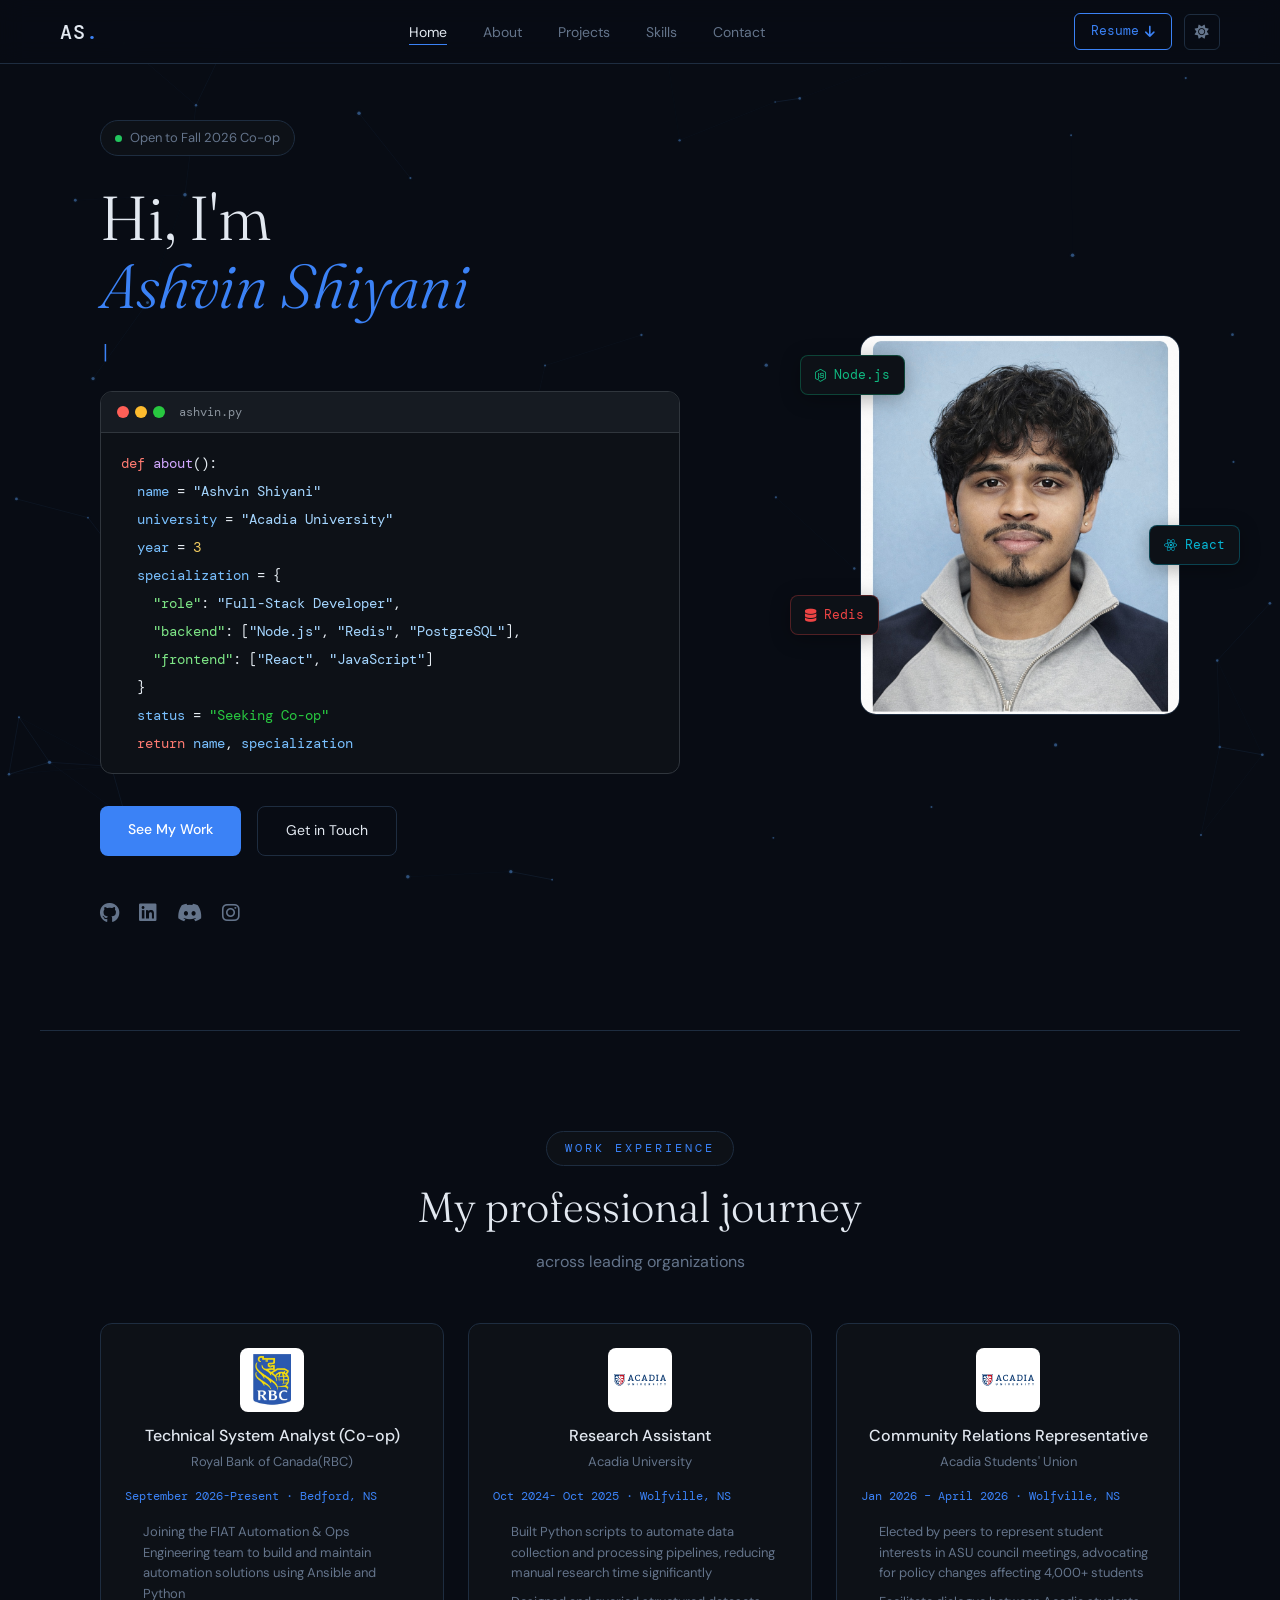
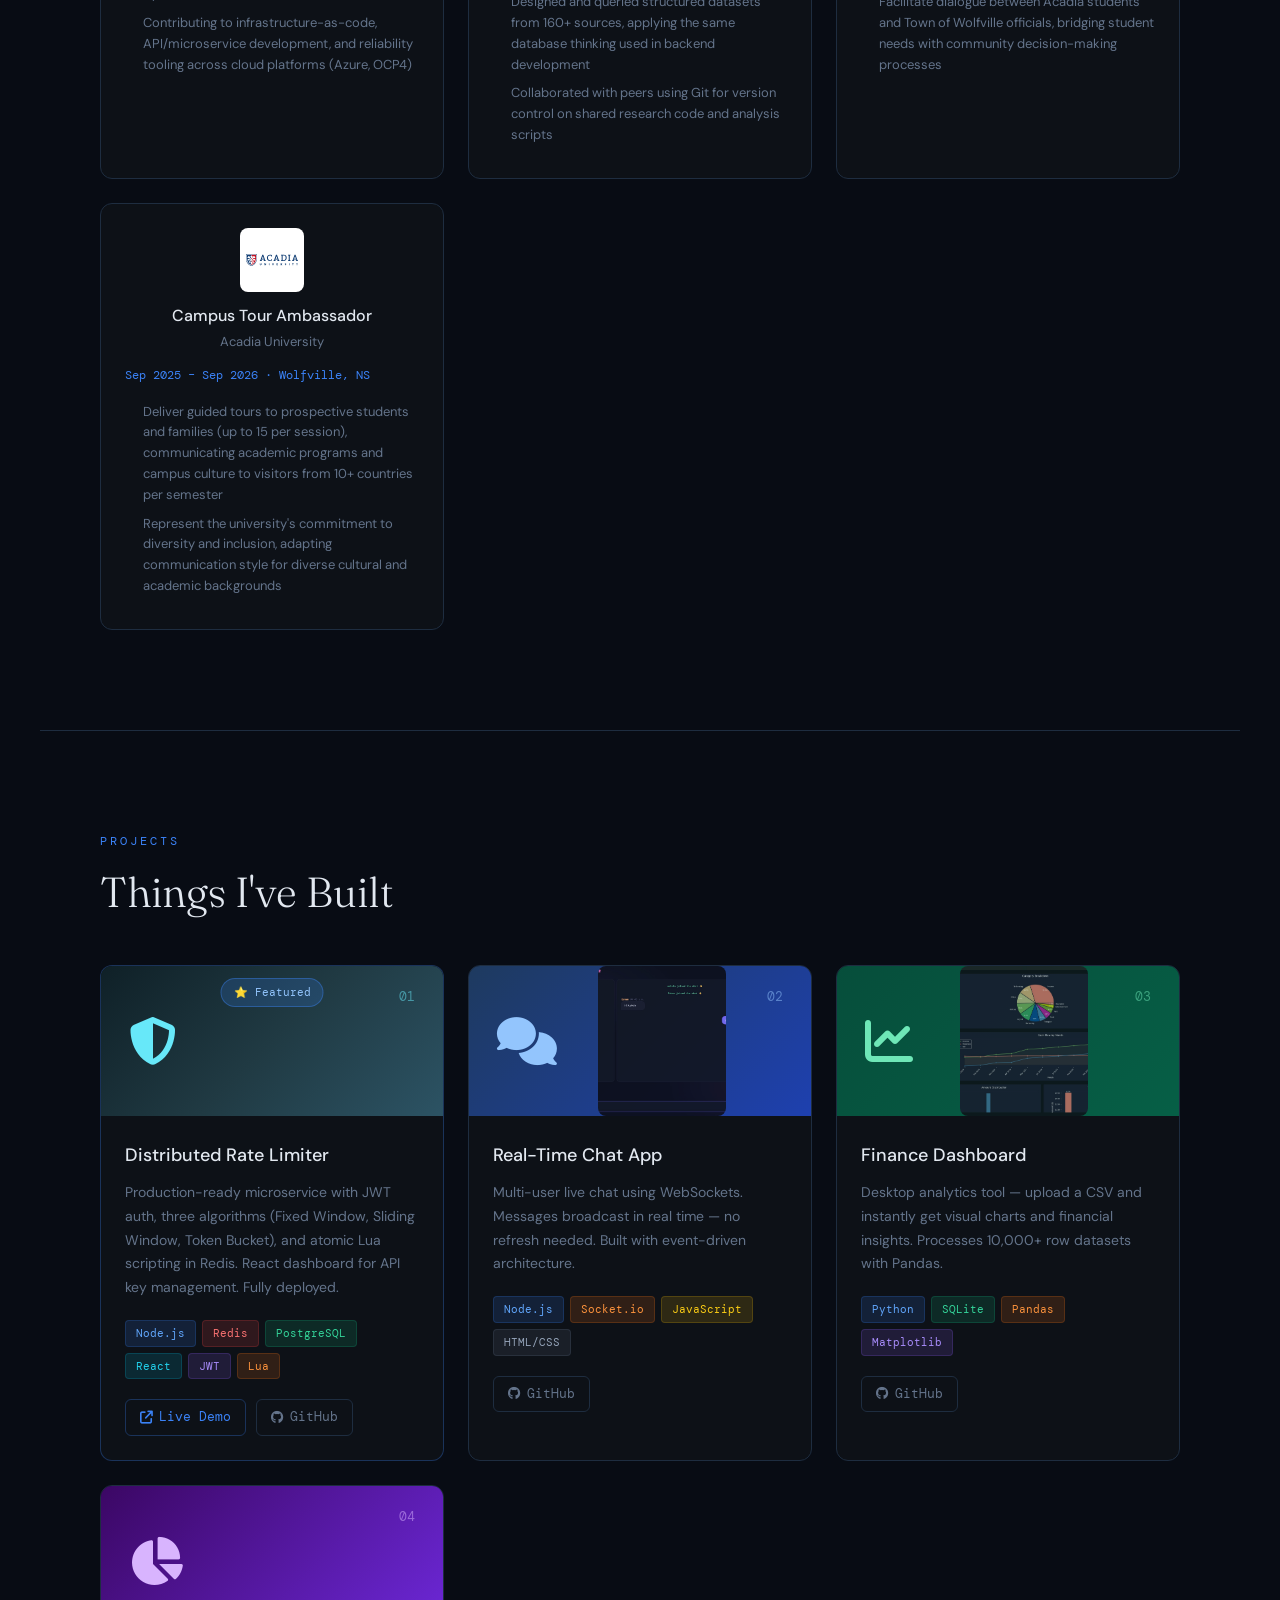
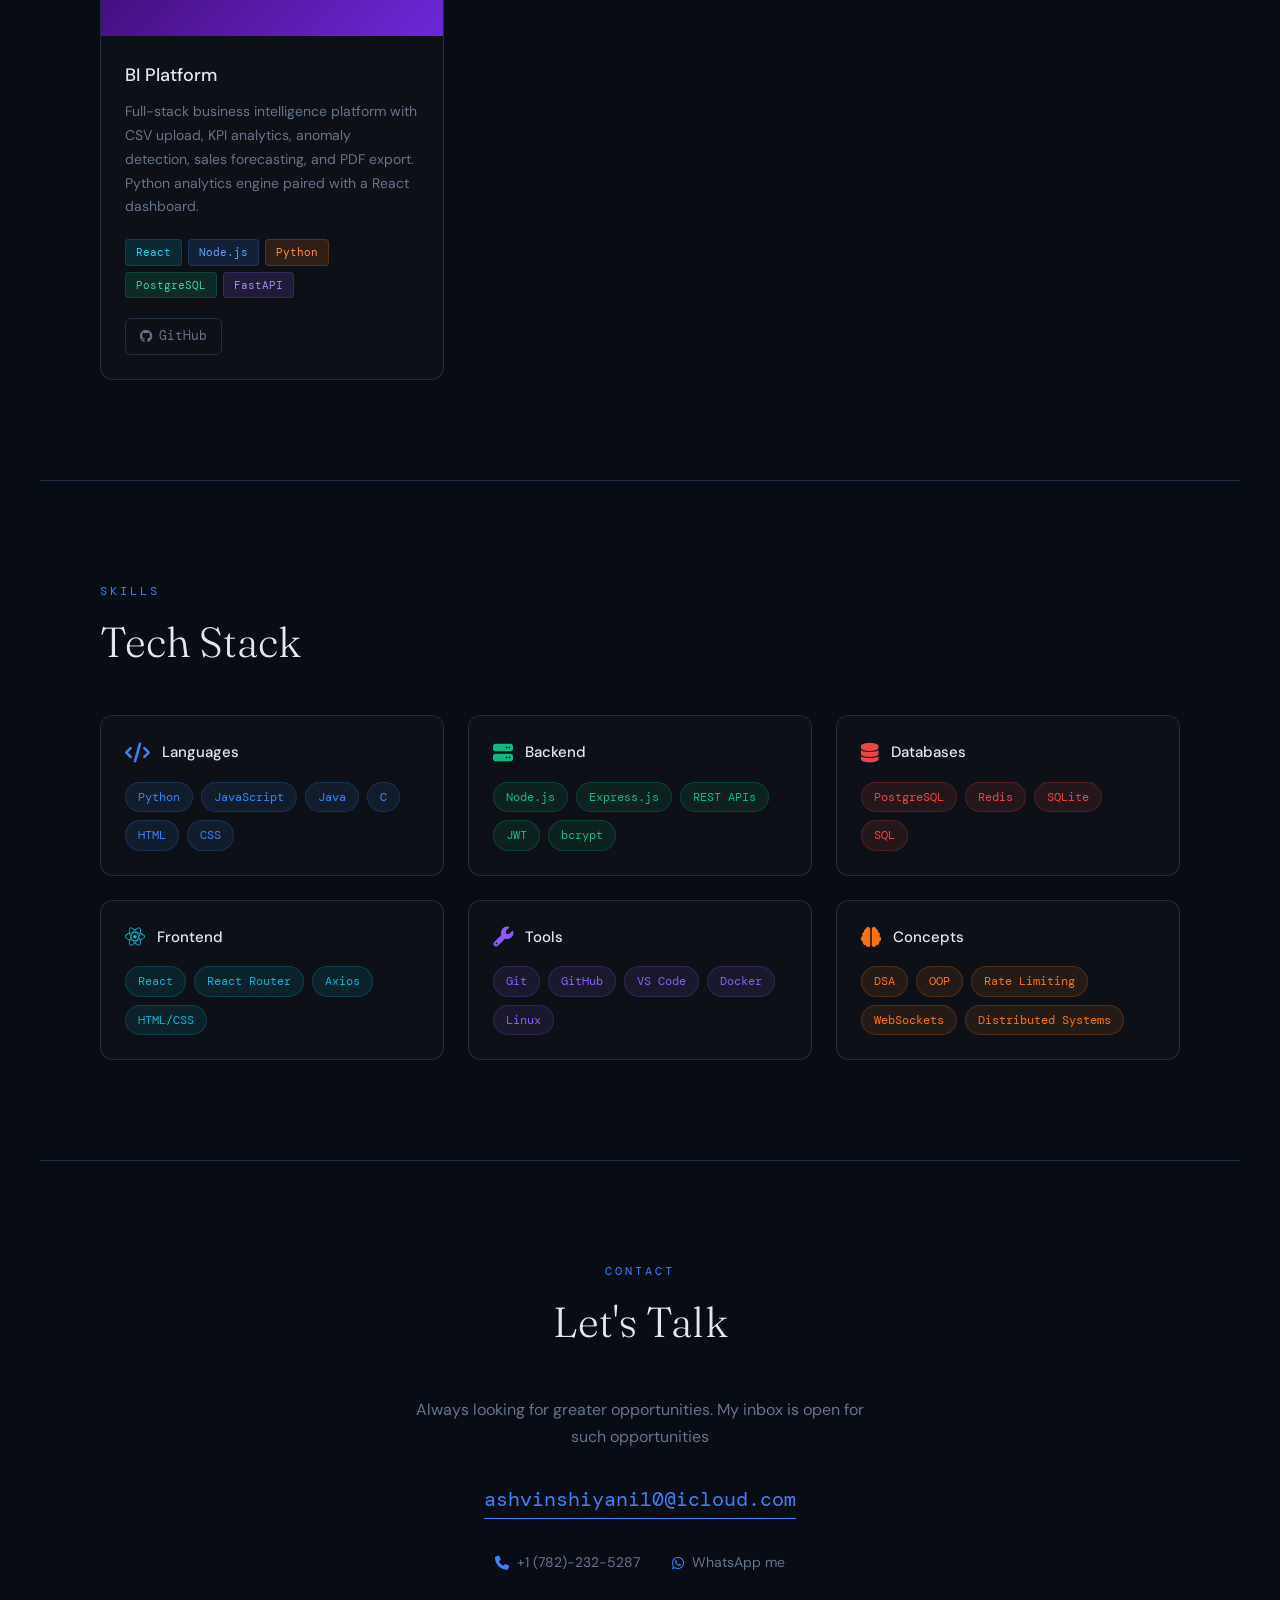
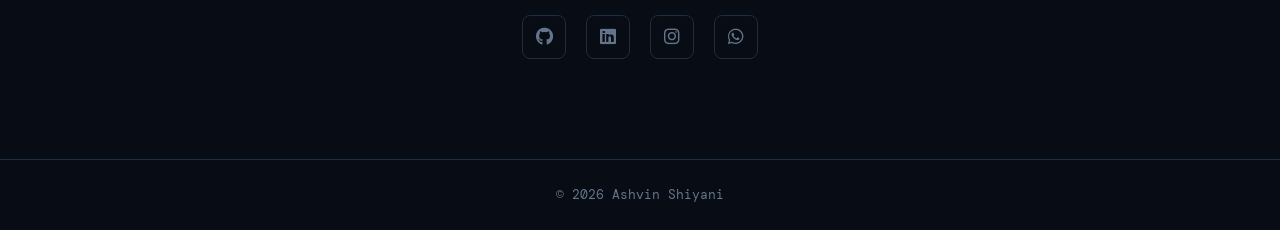
<file: index.html>
<!DOCTYPE html>
<html lang="en">
<head>
    <meta charset="UTF-8">
    <meta name="viewport" content="width=device-width, initial-scale=1.0">
    <title>Ashvin Shiyani | Software Developer</title>
    <link rel="stylesheet" href="portfolio.css">
    <link rel="preconnect" href="https://fonts.googleapis.com">
    <link rel="preconnect" href="https://fonts.gstatic.com" crossorigin>
    <link href="https://fonts.googleapis.com/css2?family=DM+Sans:wght@300;400;500;600&family=DM+Mono:wght@400;500&family=Fraunces:ital,wght@0,300;0,400;1,300&display=swap" rel="stylesheet">
    <link rel="stylesheet" href="https://cdnjs.cloudflare.com/ajax/libs/font-awesome/6.5.0/css/all.min.css">
</head>
<body>

<canvas id="particle-canvas"></canvas>

<div id="loading-screen">
    <div class="loader-inner">
        <span class="loader-name">Ashvin Shiyani</span>
        <div class="loader-icon"><i class="fa-solid fa-laptop-code"></i></div>
        <div class="loader-bar"><div class="loader-fill"></div></div>
    </div>
</div>

<header id="navbar">
    <div class="nav-inner">
        <a href="#home" class="nav-logo">AS<span>.</span></a>
        <ul class="nav-links">
            <li><a href="#home" class="nav-link active">Home</a></li>
            <li><a href="#about" class="nav-link">About</a></li>
            <li><a href="#project" class="nav-link">Projects</a></li>
            <li><a href="#skills" class="nav-link">Skills</a></li>
            <li><a href="#contact" class="nav-link">Contact</a></li>
        </ul>
        <div class="nav-right">
            <a href="https://raw.githubusercontent.com/Ashvin-Shiyani/Portfolio/main/Ashvin_Shiyani_Resume.pdf" download="Resume-Ashvin.pdf" target="_blank" class="nav-cv">Resume <i class="fa-solid fa-arrow-down"></i></a>
            <button id="theme-toggle" aria-label="Toggle theme"><i class="fa-solid fa-sun"></i></button>
        </div>
    </div>
</header>

<section class="hero" id="home">
    <div class="hero-left">
        <p class="hero-tag"><span class="dot"></span> Open to Fall 2026 Co-op</p>
        <h1 class="hero-name">Hi, I'm<br><em data-text="Ashvin Shiyani">Ashvin Shiyani</em></h1>
        <p class="hero-role"><span id="typed-role"></span><span class="cursor">|</span></p>

<div class="terminal-card">
    <div class="terminal-header">
        <span class="t-dot red"></span>
        <span class="t-dot yellow"></span>
        <span class="t-dot green"></span>
        <span class="t-filename">ashvin.py</span>
    </div>
    <div class="terminal-body">
        <span class="t-key">def</span> <span class="t-func">about</span>():<br>
        &nbsp;&nbsp;<span class="t-var">name</span> <span class="t-op">=</span> <span class="t-str">"Ashvin Shiyani"</span><br>
        &nbsp;&nbsp;<span class="t-var">university</span> <span class="t-op">=</span> <span class="t-str">"Acadia University"</span><br>
        &nbsp;&nbsp;<span class="t-var">year</span> <span class="t-op">=</span> <span class="t-num">3</span><br>
        &nbsp;&nbsp;<span class="t-var">specialization</span> <span class="t-op">=</span> {<br>
        &nbsp;&nbsp;&nbsp;&nbsp;<span class="t-prop">"role"</span>: <span class="t-str">"Full-Stack Developer"</span>,<br>
        &nbsp;&nbsp;&nbsp;&nbsp;<span class="t-prop">"backend"</span>: [<span class="t-str">"Node.js"</span>, <span class="t-str">"Redis"</span>, <span class="t-str">"PostgreSQL"</span>],<br>
        &nbsp;&nbsp;&nbsp;&nbsp;<span class="t-prop">"frontend"</span>: [<span class="t-str">"React"</span>, <span class="t-str">"JavaScript"</span>]<br>
        &nbsp;&nbsp;}<br>
        &nbsp;&nbsp;<span class="t-var">status</span> <span class="t-op">=</span> <span class="t-str green-text">"Seeking Co-op"</span><br>
        &nbsp;&nbsp;<span class="t-key">return</span> <span class="t-var">name</span>, <span class="t-var">specialization</span>
    </div>
</div>

        <div class="hero-btns">
            <a href="#project" class="btn-primary">See My Work</a>
            <a href="#contact" class="btn-secondary">Get in Touch</a>
        </div>
        <div class="hero-socials">
            <a href="https://github.com/Ashvin-Shiyani" target="_blank" aria-label="GitHub"><i class="fa-brands fa-github"></i></a>
            <a href="https://www.linkedin.com/in/ashvin-shiyani-06a877229/" target="_blank" aria-label="LinkedIn"><i class="fa-brands fa-linkedin"></i></a>
            <a href="https://discord.com/users/740579244324945972" target="_blank" aria-label="Discord"><i class="fa-brands fa-discord"></i></a>
            <a href="https://www.instagram.com/ashu._0x0x/" target="_blank" aria-label="Instagram"><i class="fa-brands fa-instagram"></i></a>
        </div>
    </div>
    <div class="hero-right">
        <div class="hero-img-wrap">
            <img src="profilepic.jpg" alt="Ashvin Shiyani">
        </div>
        <div class="floating-badge badge-1"><i class="fa-brands fa-node-js"></i> Node.js</div>
        <div class="floating-badge badge-2"><i class="fa-solid fa-database"></i> Redis</div>
        <div class="floating-badge badge-3"><i class="fa-brands fa-react"></i> React</div>
    </div>
</section>
<section class="experience" id="experience">
    <div style="text-align:center; margin-bottom:16px;">
    <span class="section-label" style="display:inline-flex; align-items:center; background:var(--bg-card); border:1px solid var(--border); padding:6px 18px; border-radius:20px; margin-bottom:0;">Work Experience</span>
</div>
<h2 style="text-align:center; margin-left:auto; margin-right:auto;">My professional journey</h2>
<p style="text-align:center; color:var(--text-muted); font-size:16px; margin-top:-32px; margin-bottom:48px;">across leading organizations</p>

    <div class="experience-grid">

            <div class="exp-card">
            <div class="exp-header">
                <img src="rbc.jpeg" alt="RBC Bank" class="exp-logo">
                <div>
                    <h3>Technical System Analyst (Co-op)</h3>
                    <p class="exp-org">Royal Bank of Canada(RBC)</p>
                </div>
            </div>
            <p class="exp-date">September 2026-Present · Bedford, NS</p>
            <ul class="exp-list">
                <li>Joining the FIAT Automation & Ops Engineering team to build and maintain automation solutions using Ansible and Python</li>
                <li>Contributing to infrastructure-as-code, API/microservice development, and reliability tooling across cloud platforms (Azure, OCP4)</li>
            </ul>
        </div>

        <div class="exp-card">
            <div class="exp-header">
                <img src="acadia.svg" alt="Acadia University" class="exp-logo">
                <div>
                    <h3>Research Assistant</h3>
                    <p class="exp-org">Acadia University</p>
                </div>
            </div>
            <p class="exp-date">Oct 2024- Oct 2025 · Wolfville, NS</p>
            <ul class="exp-list">
                <li>Built Python scripts to automate data collection and processing pipelines, reducing manual research time significantly</li>
                <li>Designed and queried structured datasets from 160+ sources, applying the same database thinking used in backend development</li>
                <li>Collaborated with peers using Git for version control on shared research code and analysis scripts</li>
            </ul>
        </div>

        <div class="exp-card">
            <div class="exp-header">
                <img src="acadia.svg" alt="Acadia University" class="exp-logo">
                <div>
                    <h3>Community Relations Representative</h3>
                    <p class="exp-org">Acadia Students' Union</p>
                </div>
            </div>
            <p class="exp-date">Jan 2026 – April 2026  · Wolfville, NS</p>
            <ul class="exp-list">
                <li>Elected by peers to represent student interests in ASU council meetings, advocating for policy changes affecting 4,000+ students</li>
                <li>Facilitate dialogue between Acadia students and Town of Wolfville officials, bridging student needs with community decision-making processes</li>
            </ul>
        </div>

        <div class="exp-card">
            <div class="exp-header">
                <img src="acadia.svg" alt="Acadia University" class="exp-logo">
                <div>
                    <h3>Campus Tour Ambassador</h3>
                    <p class="exp-org">Acadia University</p>
                </div>
            </div>
            <p class="exp-date">Sep 2025 – Sep 2026 · Wolfville, NS</p>
            <ul class="exp-list">
                <li>Deliver guided tours to prospective students and families (up to 15 per session), communicating academic programs and campus culture to visitors from 10+ countries per semester</li>
                <li>Represent the university's commitment to diversity and inclusion, adapting communication style for diverse cultural and academic backgrounds</li>
            </ul>
        </div>



    </div>
</section>



<section class="projects" id="project">
    <div class="section-label">Projects</div>
    <h2>Things I've Built</h2>
    <div class="projects-grid">

        <div class="project-card featured">
            <div class="project-banner rate-banner">
                <i class="fa-solid fa-shield-halved"></i>
                <span class="featured-badge">⭐ Featured</span>
                <span class="project-num">01</span>
            </div>
            <div class="project-body">
                <h3>Distributed Rate Limiter</h3>
                <p>Production-ready microservice with JWT auth, three algorithms (Fixed Window, Sliding Window, Token Bucket), and atomic Lua scripting in Redis. React dashboard for API key management. Fully deployed.</p>
                <div class="project-tags">
                    <span class="tag-blue">Node.js</span>
                    <span class="tag-red">Redis</span>
                    <span class="tag-green">PostgreSQL</span>
                    <span class="tag-cyan">React</span>
                    <span class="tag-purple">JWT</span>
                    <span class="tag-orange">Lua</span>
                </div>
                <div class="project-links">
                    <a href="https://rate-limiter-client.onrender.com" target="_blank" class="link-live"><i class="fa-solid fa-arrow-up-right-from-square"></i> Live Demo</a>
                    <a href="https://github.com/Ashvin-Shiyani/rate-limiter-project" target="_blank"><i class="fa-brands fa-github"></i> GitHub</a>
                </div>
            </div>
        </div>

        <div class="project-card">
            <div class="project-banner chat-banner">
                <i class="fa-solid fa-comments"></i>
                <img src="livechat.jpeg" alt="Chat App Screenshot">
                <span class="project-num">02</span>
            </div>
            <div class="project-body">
                <h3>Real-Time Chat App</h3>
                <p>Multi-user live chat using WebSockets. Messages broadcast in real time — no refresh needed. Built with event-driven architecture.</p>
                <div class="project-tags">
                    <span class="tag-blue">Node.js</span>
                    <span class="tag-orange">Socket.io</span>
                    <span class="tag-yellow">JavaScript</span>
                    <span class="tag-gray">HTML/CSS</span>
                </div>
                <div class="project-links">
                    <a href="https://github.com/Ashvin-Shiyani/realtime-chat" target="_blank"><i class="fa-brands fa-github"></i> GitHub</a>
                </div>
            </div>
        </div>

        <div class="project-card">
            <div class="project-banner finance-banner">
                <i class="fa-solid fa-chart-line"></i>
                <img src="finance.jpeg" alt="Finance Dashboard Screenshot">
                <span class="project-num">03</span>
            </div>
            <div class="project-body">
                <h3>Finance Dashboard</h3>
                <p>Desktop analytics tool — upload a CSV and instantly get visual charts and financial insights. Processes 10,000+ row datasets with Pandas.</p>
                <div class="project-tags">
                    <span class="tag-blue">Python</span>
                    <span class="tag-green">SQLite</span>
                    <span class="tag-orange">Pandas</span>
                    <span class="tag-purple">Matplotlib</span>
                </div>
                <div class="project-links">
                    <a href="https://github.com/Ashvin-Shiyani/Finance-Dashboard" target="_blank"><i class="fa-brands fa-github"></i> GitHub</a>
                </div>
            </div>
        </div>

        <div class="project-card">
            <div class="project-banner bi-banner">
                <i class="fa-solid fa-chart-pie"></i>
                <span class="project-num">04</span>
            </div>
            <div class="project-body">
                <h3>BI Platform</h3>
                <p>Full-stack business intelligence platform with CSV upload, KPI analytics, anomaly detection, sales forecasting, and PDF export. Python analytics engine paired with a React dashboard.</p>
                <div class="project-tags">
                    <span class="tag-cyan">React</span>
                    <span class="tag-blue">Node.js</span>
                    <span class="tag-orange">Python</span>
                    <span class="tag-green">PostgreSQL</span>
                    <span class="tag-purple">FastAPI</span>
                </div>
                <div class="project-links">
                    <a href="https://github.com/Ashvin-Shiyani/BI-Business-Intelligence--platform" target="_blank"><i class="fa-brands fa-github"></i> GitHub</a>
                </div>
            </div>
        </div>

    </div>
</section>

<section class="skills-section" id="skills">
    <div class="section-label">Skills</div>
    <h2>Tech Stack</h2>
    <div class="skills-grid">
        <div class="skill-category">
            <div class="skill-cat-header">
                <i class="fa-solid fa-code skill-icon blue"></i>
                <h3>Languages</h3>
            </div>
            <div class="skill-tags">
                <span class="skill-pill">Python</span>
                <span class="skill-pill">JavaScript</span>
                <span class="skill-pill">Java</span>
                <span class="skill-pill">C</span>
                <span class="skill-pill">HTML</span>
                <span class="skill-pill">CSS</span>
            </div>
        </div>
        <div class="skill-category">
            <div class="skill-cat-header">
                <i class="fa-solid fa-server skill-icon green"></i>
                <h3>Backend</h3>
            </div>
            <div class="skill-tags">
                <span class="skill-pill green">Node.js</span>
                <span class="skill-pill green">Express.js</span>
                <span class="skill-pill green">REST APIs</span>
                <span class="skill-pill green">JWT</span>
                <span class="skill-pill green">bcrypt</span>
            </div>
        </div>
        <div class="skill-category">
            <div class="skill-cat-header">
                <i class="fa-solid fa-database skill-icon red"></i>
                <h3>Databases</h3>
            </div>
            <div class="skill-tags">
                <span class="skill-pill red">PostgreSQL</span>
                <span class="skill-pill red">Redis</span>
                <span class="skill-pill red">SQLite</span>
                <span class="skill-pill red">SQL</span>
            </div>
        </div>
        <div class="skill-category">
            <div class="skill-cat-header">
                <i class="fa-brands fa-react skill-icon cyan"></i>
                <h3>Frontend</h3>
            </div>
            <div class="skill-tags">
                <span class="skill-pill cyan">React</span>
                <span class="skill-pill cyan">React Router</span>
                <span class="skill-pill cyan">Axios</span>
                <span class="skill-pill cyan">HTML/CSS</span>
            </div>
        </div>
        <div class="skill-category">
            <div class="skill-cat-header">
                <i class="fa-solid fa-wrench skill-icon purple"></i>
                <h3>Tools</h3>
            </div>
            <div class="skill-tags">
                <span class="skill-pill purple">Git</span>
                <span class="skill-pill purple">GitHub</span>
                <span class="skill-pill purple">VS Code</span>
                <span class="skill-pill purple">Docker</span>
                <span class="skill-pill purple">Linux</span>
            </div>
        </div>
        <div class="skill-category">
            <div class="skill-cat-header">
                <i class="fa-solid fa-brain skill-icon orange"></i>
                <h3>Concepts</h3>
            </div>
            <div class="skill-tags">
                <span class="skill-pill orange">DSA</span>
                <span class="skill-pill orange">OOP</span>
                <span class="skill-pill orange">Rate Limiting</span>
                <span class="skill-pill orange">WebSockets</span>
                <span class="skill-pill orange">Distributed Systems</span>
            </div>
        </div>
    </div>
</section>

<section class="contact" id="contact">
    <div class="section-label">Contact</div>
    <h2>Let's Talk</h2>
    <p class="contact-sub">Always looking for greater opportunities. My inbox is open for such opportunities</p>
    <a href="mailto:ashvinshiyani10@icloud.com" class="contact-email">ashvinshiyani10@icloud.com</a>
    <div class="contact-details">
        <div class="contact-item"><i class="fa-solid fa-phone"></i><span>+1 (782)-232-5287</span></div>
        <div class="contact-item"><i class="fa-brands fa-whatsapp"></i><a href="https://api.whatsapp.com/send/?phone=17822325287" target="_blank">WhatsApp me</a></div>
    </div>
    <div class="contact-socials">
        <a href="https://github.com/Ashvin-Shiyani" target="_blank" aria-label="GitHub"><i class="fa-brands fa-github"></i></a>
        <a href="https://www.linkedin.com/in/ashvin-shiyani-06a877229/" target="_blank" aria-label="LinkedIn"><i class="fa-brands fa-linkedin"></i></a>
        <a href="https://www.instagram.com/ashu._0x0x/" target="_blank" aria-label="Instagram"><i class="fa-brands fa-instagram"></i></a>
        <a href="https://api.whatsapp.com/send/?phone=17822325287" target="_blank" aria-label="WhatsApp"><i class="fa-brands fa-whatsapp"></i></a>
    </div>
</section>

<footer>
    <p>&copy; 2026 Ashvin Shiyani</p>
</footer>

<script src="portfolio.js?v=2"></script>
</body>
</html>
</file>
<file: portfolio.css>
:root {
  --bg: #080c14;
  --bg-card: #0d1117;
  --bg-card-hover: #111827;
  --border: #1e2d40;
  --accent: #3b82f6;
  --accent-dim: rgba(59, 130, 246, 0.1);
  --accent-glow: rgba(59, 130, 246, 0.2);
  --text: #e2e8f0;
  --text-muted: #64748b;
  --text-faint: #1e2d40;
  --font-sans: 'DM Sans', sans-serif;
  --font-mono: 'DM Mono', monospace;
  --font-serif: 'Fraunces', serif;
  --green: #10b981;
  --purple: #8b5cf6;
  --red: #ef4444;
  --orange: #f97316;
  --cyan: #06b6d4;
  --yellow: #eab308;
}

*, *::before, *::after { margin: 0; padding: 0; box-sizing: border-box; }
html { scroll-behavior: smooth; }
body { background: var(--bg); color: var(--text); font-family: var(--font-sans); font-size: 16px; line-height: 1.7; overflow-x: hidden; }
a { text-decoration: none; color: inherit; }
ul { list-style: none; }
img { display: block; max-width: 100%; }

#particle-canvas {
  position: fixed;
  top: 0; left: 0;
  width: 100%; height: 100%;
  z-index: 0;
  pointer-events: none;
}

#loading-screen {
  position: fixed; inset: 0; background: #080c14; z-index: 9999;
  display: flex; align-items: center; justify-content: center;
  transition: opacity 0.6s ease;
}
.loader-inner { text-align: center; }
.loader-name { font-family: var(--font-mono); font-size: 48px; font-weight: 500; color: var(--accent); letter-spacing: 6px; display: block; margin-bottom: 24px; }
.loader-icon { font-size: 32px; color: var(--text-muted); margin-bottom: 20px; animation: pulse 1.5s infinite; }
.loader-bar { width: 200px; height: 2px; background: var(--border); border-radius: 2px; overflow: hidden; margin: 0 auto; }
.loader-fill { height: 100%; width: 0%; background: var(--accent); animation: load 1.8s ease forwards; }
@keyframes load { to { width: 100%; } }

#navbar {
  position: fixed; top: 0; left: 0; width: 100%; z-index: 1000;
  padding: 0 60px; height: 64px; display: flex; align-items: center;
  background: rgba(8, 12, 20, 0.85); backdrop-filter: blur(12px);
  border-bottom: 1px solid var(--border);
}
.nav-inner { width: 100%; max-width: 1200px; margin: 0 auto; display: flex; align-items: center; justify-content: space-between; }
.nav-logo { font-family: var(--font-mono); font-size: 20px; font-weight: 500; color: var(--text); letter-spacing: 1px; }
.nav-logo span { color: var(--accent); }
.nav-links { display: flex; gap: 36px; }
.nav-link { font-size: 14px; color: var(--text-muted); transition: color 0.2s; position: relative; }
.nav-link::after { content: ''; position: absolute; bottom: -4px; left: 0; width: 0; height: 1px; background: var(--accent); transition: width 0.2s; }
.nav-link:hover, .nav-link.active { color: var(--text); }
.nav-link.active::after, .nav-link:hover::after { width: 100%; }
.nav-right { display: flex; align-items: center; gap: 12px; }
.nav-cv { font-size: 13px; font-family: var(--font-mono); color: var(--accent); border: 1px solid var(--accent); padding: 6px 16px; border-radius: 6px; transition: background 0.2s, color 0.2s; display: flex; align-items: center; gap: 6px; }
.nav-cv:hover { background: var(--accent); color: #fff; }
#theme-toggle { background: transparent; border: 1px solid var(--border); border-radius: 6px; width: 36px; height: 36px; display: flex; align-items: center; justify-content: center; cursor: pointer; color: var(--text-muted); font-size: 14px; transition: all 0.2s ease; }
#theme-toggle:hover { border-color: var(--accent); color: var(--accent); }

body.light {
  --bg: #f0f4f8;
  --bg-card: #ffffff;
  --border: #cbd5e1;
  --text: #0f172a;
  --text-muted: #475569;
  --text-faint: #cbd5e1;
}
body.light #navbar { background: rgba(240,244,248,0.92); border-bottom: 1px solid #cbd5e1; }
body.light .terminal-card { background: #1e293b; }
body.light .hero-tag { background: #fff; }

section { max-width: 1200px; margin: 0 auto; padding: 100px 60px; position: relative; z-index: 1; }
.section-label { font-family: var(--font-mono); font-size: 12px; color: var(--accent); letter-spacing: 3px; text-transform: uppercase; margin-bottom: 16px; }
section h2 { font-family: var(--font-serif); font-size: 42px; font-weight: 300; color: var(--text); line-height: 1.2; margin-bottom: 48px; }
section h2 em { font-style: italic; color: var(--accent); }

.hero { min-height: 100vh; display: flex; align-items: center; justify-content: space-between; gap: 60px; padding-top: 120px; position: relative; z-index: 1; }
.hero-left { flex: 1; max-width: 580px; }
.hero-tag { display: inline-flex; align-items: center; gap: 8px; font-size: 13px; color: var(--text-muted); background: var(--bg-card); border: 1px solid var(--border); padding: 6px 14px; border-radius: 20px; margin-bottom: 28px; }
.dot { width: 7px; height: 7px; background: #22c55e; border-radius: 50%; display: inline-block; animation: pulse 2s infinite; }
@keyframes pulse { 0%, 100% { opacity: 1; } 50% { opacity: 0.4; } }
.hero-name { font-family: var(--font-serif); font-size: 62px; font-weight: 300; line-height: 1.1; margin-bottom: 16px; color: var(--text); }
.hero-name em { font-style: italic; color: var(--accent); }
.hero-role { font-family: var(--font-mono); font-size: 18px; color: var(--text-muted); margin-bottom: 24px; min-height: 28px; }
.cursor { animation: blink 0.7s infinite; color: var(--accent); }
@keyframes blink { 0%, 100% { opacity: 1; } 50% { opacity: 0; } }

.terminal-card {
  background: #0d1117;
  border: 1px solid #30363d;
  border-radius: 12px;
  overflow: hidden;
  margin-bottom: 32px;
  font-family: var(--font-mono);
  font-size: 14px;
}

.terminal-header { display: flex; align-items: center; gap: 6px; padding: 10px 16px; background: #161b22; border-bottom: 1px solid #30363d; }
.t-dot { width: 12px; height: 12px; border-radius: 50%; }
.t-dot.red { background: #ff5f57; }
.t-dot.yellow { background: #febc2e; }
.t-dot.green { background: #28c840; }
.t-filename { margin-left: 8px; color: #8b949e; font-size: 12px; }
.terminal-body { padding: 16px 20px; line-height: 2; color: #e6edf3; }
.t-key { color: #ff7b72; }
.t-var { color: #79c0ff; }
.t-op { color: #e6edf3; }
.t-prop { color: #7ee787; }
.t-str { color: #a5d6ff; }
.t-num { color: #f2cc60; }
.green-text { color: #28c840 !important; }

.hero-btns { display: flex; gap: 16px; margin-bottom: 40px; flex-wrap: wrap; }
.btn-primary { background: var(--accent); color: #fff; padding: 12px 28px; border-radius: 8px; font-size: 14px; font-weight: 500; transition: opacity 0.2s, transform 0.2s; }
.btn-primary:hover { opacity: 0.85; transform: translateY(-2px); }
.btn-secondary { background: transparent; color: var(--text); padding: 12px 28px; border-radius: 8px; font-size: 14px; border: 1px solid var(--border); transition: border-color 0.2s, color 0.2s, transform 0.2s; }
.btn-secondary:hover { border-color: var(--accent); color: var(--accent); transform: translateY(-2px); }
.hero-socials { display: flex; gap: 20px; }
.hero-socials a { color: var(--text-muted); font-size: 20px; transition: color 0.2s, transform 0.2s; }
.hero-socials a:hover { transform: translateY(-2px); }
.hero-socials a[aria-label="GitHub"]:hover { color: #ffffff; }
.hero-socials a[aria-label="LinkedIn"]:hover { color: #0A66C2; }
.hero-socials a[aria-label="Discord"]:hover { color: #5865F2; }
.hero-socials a[aria-label="Instagram"]:hover { color: #E1306C; }

.hero-right { flex-shrink: 0; position: relative; }
.hero-img-wrap { width: 320px; height: 380px; border-radius: 16px; overflow: hidden; border: 1px solid var(--border); position: relative; z-index: 2; }
.hero-img-wrap img { width: 100%; height: 100%; object-fit: cover; object-position: top; filter: grayscale(20%); transition: filter 0.3s; }
.hero-img-wrap:hover img { filter: grayscale(0%); }

.floating-badge {
  position: absolute;
  background: var(--bg-card);
  border: 1px solid var(--border);
  border-radius: 8px;
  padding: 8px 14px;
  font-size: 13px;
  font-family: var(--font-mono);
  color: var(--text);
  z-index: 3;
  display: flex;
  align-items: center;
  gap: 8px;
  animation: float 3s ease-in-out infinite;
  box-shadow: 0 4px 20px rgba(0,0,0,0.3);
}
.badge-1 { top: 20px; left: -60px; animation-delay: 0s; color: var(--green); border-color: rgba(16,185,129,0.3); }
.badge-2 { bottom: 80px; left: -70px; animation-delay: 1s; color: var(--red); border-color: rgba(239,68,68,0.3); }
.badge-3 { top: 50%; right: -60px; animation-delay: 2s; color: var(--cyan); border-color: rgba(6,182,212,0.3); }
@keyframes float { 0%, 100% { transform: translateY(0); } 50% { transform: translateY(-8px); } }

.about { border-top: 1px solid var(--border); }
.about-grid { display: grid; grid-template-columns: 1fr 1fr; gap: 80px; align-items: center; }
.about-text h2 { font-size: 36px; margin-bottom: 24px; }
.about-text p { color: var(--text-muted); margin-bottom: 16px; font-size: 15px; }
.about-details { margin-top: 32px; display: flex; flex-direction: column; gap: 12px; }
.detail-item { display: flex; align-items: flex-start; gap: 12px; font-size: 14px; color: var(--text-muted); }
.detail-item i { color: var(--accent); width: 16px; text-align: center; margin-top: 4px; }

.about-image-wrap { display: flex; flex-direction: column; align-items: center; gap: 24px; }
.about-photo { width: 220px; height: 260px; object-fit: cover; object-position: top; border-radius: 16px; border: 1px solid var(--border); filter: grayscale(20%); transition: filter 0.3s; }
.about-photo:hover { filter: grayscale(0%); }
.about-stats { display: grid; grid-template-columns: repeat(3, 1fr); gap: 12px; width: 100%; }
.stat-card { background: var(--bg-card); border: 1px solid var(--border); border-radius: 12px; padding: 16px; text-align: center; transition: border-color 0.2s; }
.stat-card:hover { border-color: var(--accent); }
.stat-num { display: block; font-family: var(--font-mono); font-size: 24px; font-weight: 500; color: var(--accent); }
.stat-label { display: block; font-size: 11px; color: var(--text-muted); margin-top: 4px; }

.projects { border-top: 1px solid var(--border); }
.projects-grid { display: grid; grid-template-columns: repeat(auto-fit, minmax(300px, 1fr)); gap: 24px; }
.project-card { background: var(--bg-card); border: 1px solid var(--border); border-radius: 12px; overflow: hidden; transition: border-color 0.2s, transform 0.2s; }
.project-card:hover { border-color: var(--accent); transform: translateY(-4px); }
.project-card.featured { border-color: rgba(59,130,246,0.3); }
.project-card.featured:hover { border-color: var(--accent); }

.project-banner { height: 150px; display: flex; align-items: center; justify-content: space-between; padding: 0 28px; font-size: 48px; position: relative; }
.chat-banner { background: linear-gradient(135deg, #1e3a5f, #1e40af); color: #93c5fd; }
.finance-banner { background: linear-gradient(135deg, #064e3b, #065f46); color: #6ee7b7; }
.rate-banner { background: linear-gradient(135deg, #0f2027, #203a43, #2c5364); color: #67e8f9; }
.bi-banner { background: linear-gradient(135deg, #3b0764, #6d28d9); color: #d8b4fe; }
.project-num { font-family: var(--font-mono); font-size: 13px; opacity: 0.5; align-self: flex-start; padding-top: 20px; }
.featured-badge { position: absolute; top: 12px; left: 50%; transform: translateX(-50%); background: rgba(59,130,246,0.2); border: 1px solid rgba(59,130,246,0.4); color: #93c5fd; font-size: 11px; font-family: var(--font-mono); padding: 4px 12px; border-radius: 20px; white-space: nowrap; }
.project-banner img { height: 100%; width: 45%; object-fit: cover; border-radius: 8px; opacity: 0.85; }
.project-body { padding: 24px; }
.project-body h3 { font-size: 18px; font-weight: 500; margin-bottom: 10px; color: var(--text); }
.project-body p { font-size: 14px; color: var(--text-muted); margin-bottom: 20px; line-height: 1.7; }
.project-tags { display: flex; flex-wrap: wrap; gap: 6px; margin-bottom: 20px; }
.project-tags span { font-size: 11px; font-family: var(--font-mono); padding: 3px 10px; border-radius: 4px; }
.tag-blue { background: rgba(59,130,246,0.15); color: #60a5fa; border: 1px solid rgba(59,130,246,0.2); }
.tag-red { background: rgba(239,68,68,0.15); color: #f87171; border: 1px solid rgba(239,68,68,0.2); }
.tag-green { background: rgba(16,185,129,0.15); color: #34d399; border: 1px solid rgba(16,185,129,0.2); }
.tag-cyan { background: rgba(6,182,212,0.15); color: #22d3ee; border: 1px solid rgba(6,182,212,0.2); }
.tag-purple { background: rgba(139,92,246,0.15); color: #a78bfa; border: 1px solid rgba(139,92,246,0.2); }
.tag-orange { background: rgba(249,115,22,0.15); color: #fb923c; border: 1px solid rgba(249,115,22,0.2); }
.tag-yellow { background: rgba(234,179,8,0.15); color: #facc15; border: 1px solid rgba(234,179,8,0.2); }
.tag-gray { background: rgba(100,116,139,0.15); color: #94a3b8; border: 1px solid rgba(100,116,139,0.2); }
.project-links { display: flex; gap: 10px; flex-wrap: wrap; }
.project-links a { font-size: 13px; font-family: var(--font-mono); color: var(--text-muted); display: inline-flex; align-items: center; gap: 6px; border: 1px solid var(--border); padding: 6px 14px; border-radius: 6px; transition: color 0.2s, border-color 0.2s; }
.project-links a:hover { color: var(--accent); border-color: var(--accent); }
.link-live { color: var(--accent) !important; border-color: rgba(59,130,246,0.3) !important; }
.link-live:hover { background: rgba(59,130,246,0.1) !important; }

.skills-section { border-top: 1px solid var(--border); }
.skills-grid { display: grid; grid-template-columns: repeat(3, 1fr); gap: 24px; }
.skill-category { background: var(--bg-card); border: 1px solid var(--border); border-radius: 12px; padding: 24px; transition: border-color 0.2s, transform 0.2s; }
.skill-category:hover { border-color: var(--accent); transform: translateY(-2px); }
.skill-cat-header { display: flex; align-items: center; gap: 12px; margin-bottom: 16px; }
.skill-cat-header h3 { font-size: 15px; font-weight: 500; color: var(--text); }
.skill-icon { font-size: 20px; }
.skill-icon.blue { color: var(--accent); }
.skill-icon.green { color: var(--green); }
.skill-icon.red { color: var(--red); }
.skill-icon.cyan { color: var(--cyan); }
.skill-icon.purple { color: var(--purple); }
.skill-icon.orange { color: var(--orange); }
.skill-tags { display: flex; flex-wrap: wrap; gap: 8px; }
.skill-pill { font-size: 12px; font-family: var(--font-mono); padding: 4px 12px; border-radius: 20px; background: rgba(59,130,246,0.1); color: var(--accent); border: 1px solid rgba(59,130,246,0.2); transition: all 0.2s; }
.skill-pill:hover { background: rgba(59,130,246,0.2); }
.skill-pill.green { background: rgba(16,185,129,0.1); color: var(--green); border-color: rgba(16,185,129,0.2); }
.skill-pill.green:hover { background: rgba(16,185,129,0.2); }
.skill-pill.red { background: rgba(239,68,68,0.1); color: var(--red); border-color: rgba(239,68,68,0.2); }
.skill-pill.red:hover { background: rgba(239,68,68,0.2); }
.skill-pill.cyan { background: rgba(6,182,212,0.1); color: var(--cyan); border-color: rgba(6,182,212,0.2); }
.skill-pill.cyan:hover { background: rgba(6,182,212,0.2); }
.skill-pill.purple { background: rgba(139,92,246,0.1); color: var(--purple); border-color: rgba(139,92,246,0.2); }
.skill-pill.purple:hover { background: rgba(139,92,246,0.2); }
.skill-pill.orange { background: rgba(249,115,22,0.1); color: var(--orange); border-color: rgba(249,115,22,0.2); }
.skill-pill.orange:hover { background: rgba(249,115,22,0.2); }

.contact { border-top: 1px solid var(--border); text-align: center; display: flex; flex-direction: column; align-items: center; }
.contact-sub { color: var(--text-muted); font-size: 16px; max-width: 480px; margin-bottom: 32px; }
.contact-email { font-family: var(--font-mono); font-size: 20px; color: var(--accent); border-bottom: 1px solid var(--accent); padding-bottom: 2px; margin-bottom: 32px; transition: opacity 0.2s; }
.contact-email:hover { opacity: 0.7; }
.contact-details { display: flex; gap: 32px; margin-bottom: 40px; flex-wrap: wrap; justify-content: center; }
.contact-item { display: flex; align-items: center; gap: 8px; font-size: 14px; color: var(--text-muted); }
.contact-item i { color: var(--accent); }
.contact-item a { color: var(--text-muted); transition: color 0.2s; }
.contact-item a:hover { color: var(--accent); }
.contact-socials { display: flex; gap: 20px; }
.contact-socials a { width: 44px; height: 44px; border: 1px solid var(--border); border-radius: 8px; display: flex; align-items: center; justify-content: center; color: var(--text-muted); font-size: 18px; transition: border-color 0.2s, color 0.2s, transform 0.2s; }
.contact-socials a:hover { transform: translateY(-2px); }
.contact-socials a[aria-label="GitHub"]:hover { color: #ffffff; border-color: #ffffff; }
.contact-socials a[aria-label="LinkedIn"]:hover { color: #0A66C2; border-color: #0A66C2; }
.contact-socials a[aria-label="Instagram"]:hover { color: #E1306C; border-color: #E1306C; }
.contact-socials a[aria-label="WhatsApp"]:hover { color: #25D366; border-color: #25D366; }

footer { border-top: 1px solid var(--border); text-align: center; padding: 24px; font-size: 13px; color: var(--text-muted); font-family: var(--font-mono); position: relative; z-index: 1; }

.reveal { opacity: 0; transform: translateY(24px); transition: opacity 0.6s ease, transform 0.6s ease; }
.reveal.visible { opacity: 1; transform: translateY(0); }

@media (max-width: 900px) {
  section { padding: 80px 32px; }
  #navbar { padding: 0 32px; }
  .hero { flex-direction: column-reverse; text-align: center; padding-top: 100px; min-height: auto; gap: 40px; }
  .hero-name { font-size: 42px; }
  .hero-btns { justify-content: center; }
  .hero-socials { justify-content: center; }
  .hero-img-wrap { width: 220px; height: 260px; }
  .floating-badge { display: none; }
  .about-grid { grid-template-columns: 1fr; gap: 48px; }
  .skills-grid { grid-template-columns: repeat(2, 1fr); }
  .nav-links { display: none; }
}

@media (max-width: 600px) {
  section { padding: 60px 20px; }
  #navbar { padding: 0 20px; }
  .hero-name { font-size: 34px; }
  section h2 { font-size: 30px; }
  .skills-grid { grid-template-columns: 1fr; }
}

.experience { border-top: 1px solid var(--border); }
.experience-grid { display: grid; grid-template-columns: repeat(auto-fit, minmax(320px, 1fr)); gap: 24px; }
.exp-card { background: var(--bg-card); border: 1px solid var(--border); border-radius: 12px; padding: 24px; transition: border-color 0.2s, transform 0.2s; }
.exp-card:hover { border-color: var(--accent); transform: translateY(-2px); }
.exp-header { display: flex; flex-direction: column; align-items: center; text-align: center; gap: 10px; margin-bottom: 12px; }
.exp-icon { font-size: 22px; margin-top: 2px; }
.exp-icon.blue { color: var(--accent); }
.exp-icon.green { color: var(--green); }
.exp-icon.purple { color: var(--purple); }
.exp-icon.orange { color: var(--orange); }
.exp-header h3 { font-size: 16px; font-weight: 500; color: var(--text); margin-bottom: 2px; }
.exp-org { font-size: 13px; color: var(--text-muted); }
.exp-date { font-size: 12px; font-family: var(--font-mono); color: var(--accent); margin-bottom: 16px; }
.exp-list { padding-left: 18px; }
.exp-list li { font-size: 13px; color: var(--text-muted); margin-bottom: 8px; line-height: 1.6; }
.exp-logo { width: 64px; height: 64px; object-fit: contain; border-radius: 8px; background: #fff; padding: 6px; flex-shrink: 0; }
.t-func { color: #d2a8ff; }

.experience .section-label,
.experience h2 {
  text-align: center;
}
.experience h2 {
  margin-left: auto;
  margin-right: auto;
}
</file>
